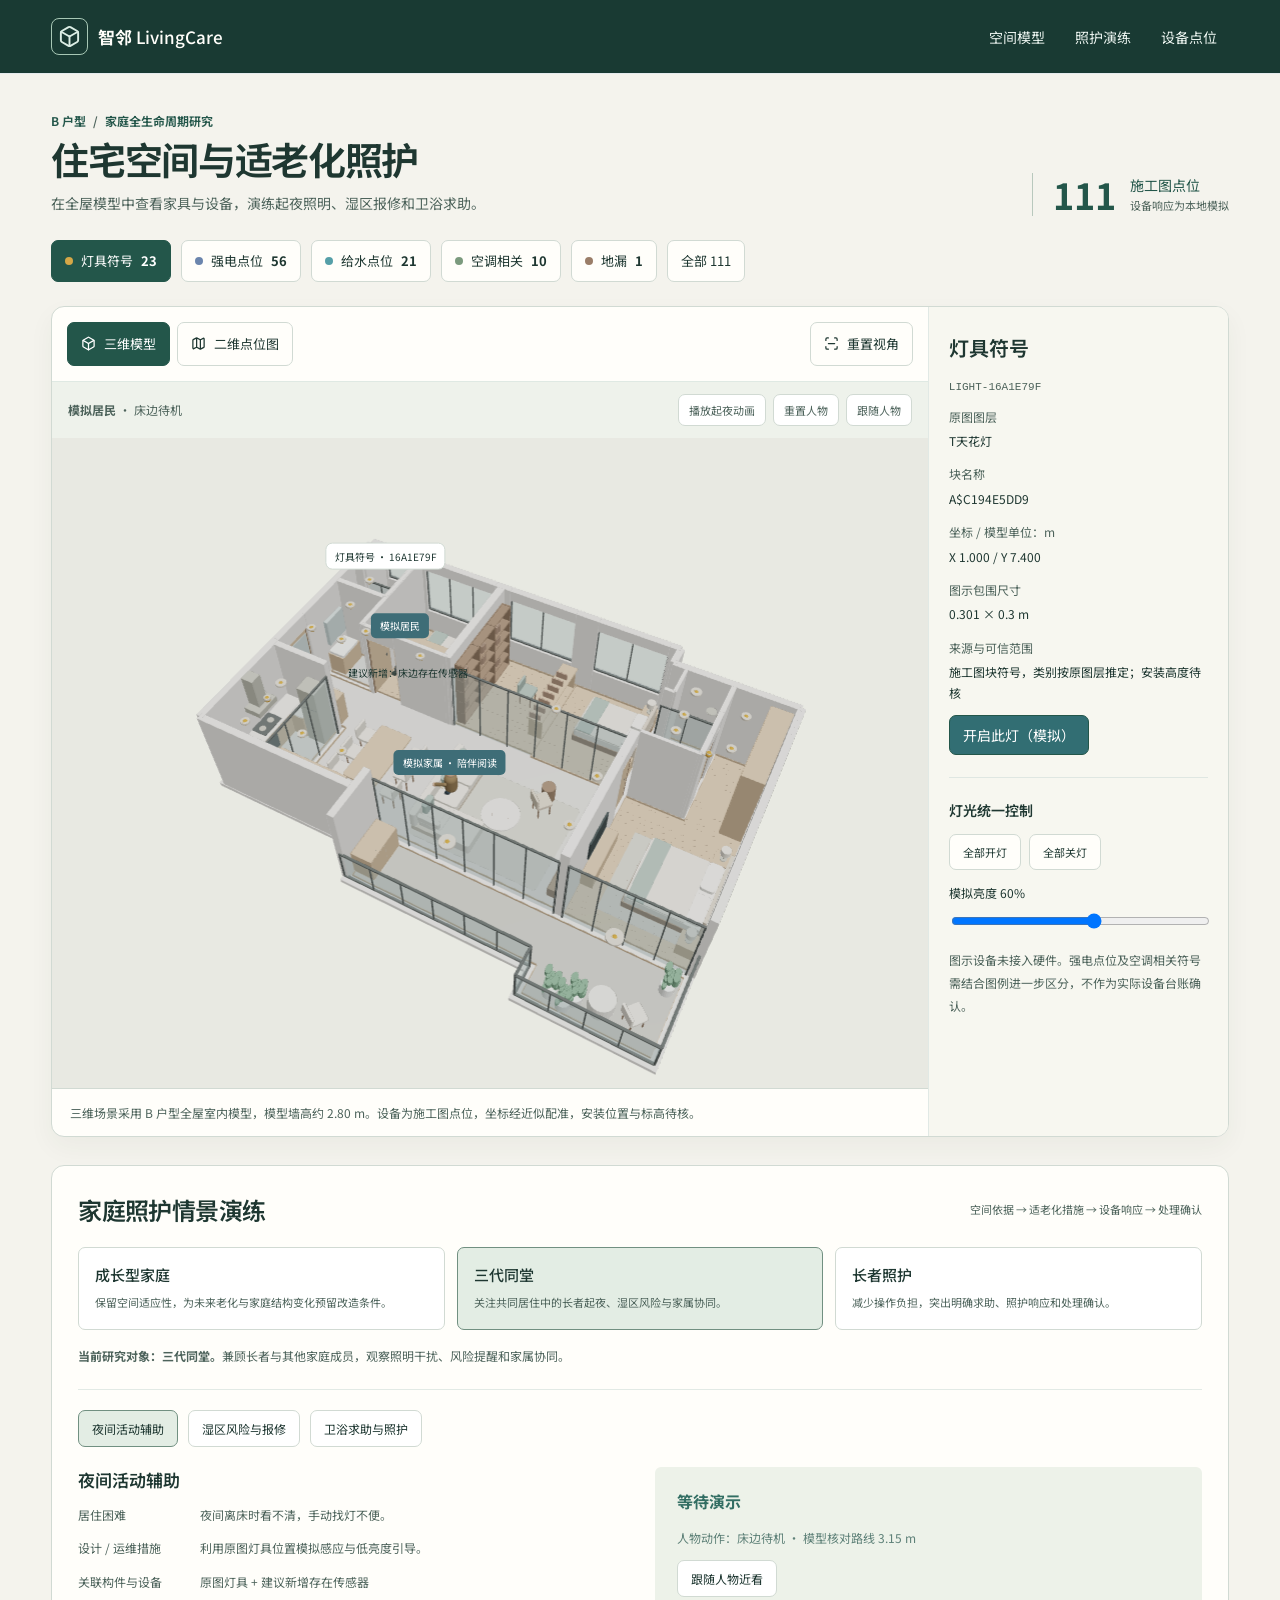
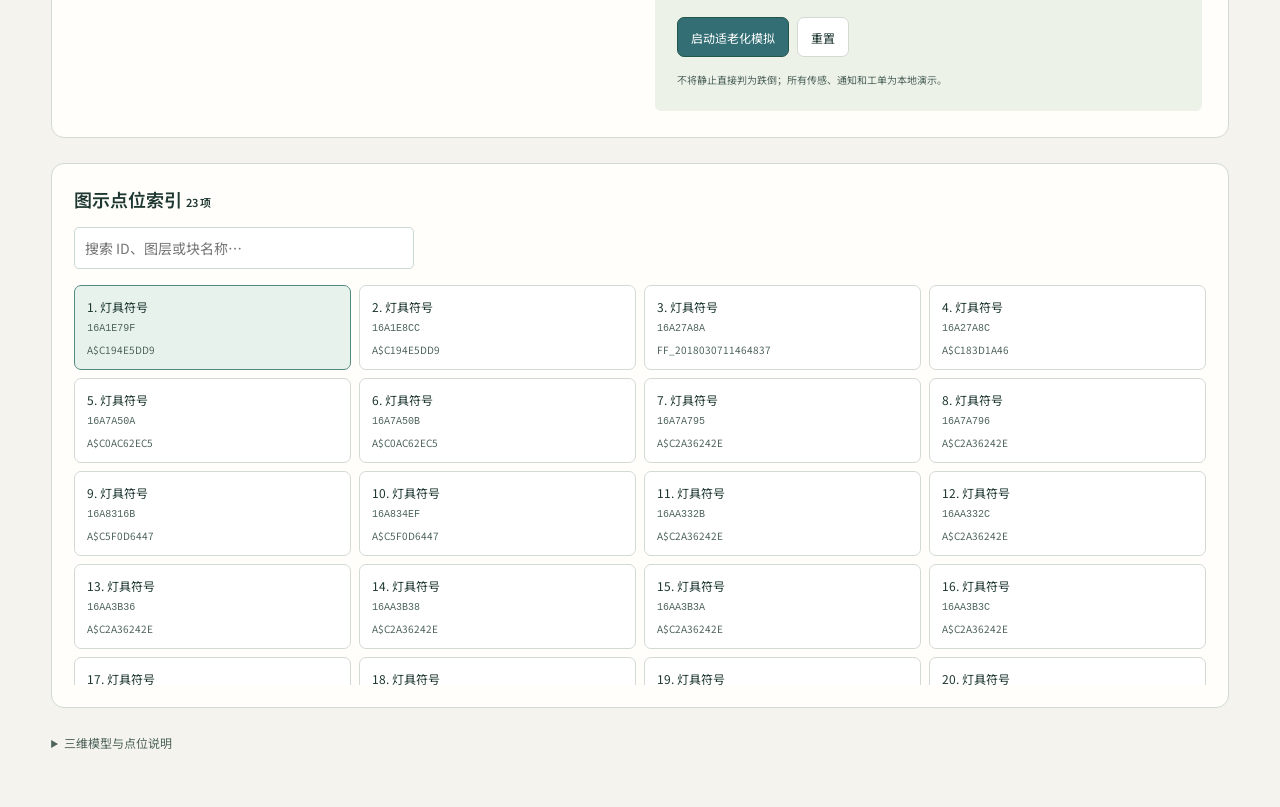
<file: index.html>
<!doctype html><html lang="zh-CN"><head><meta charset="UTF-8"/><meta name="viewport" content="width=device-width,initial-scale=1.0"/><meta name="theme-color" content="#326d70"/><title>智邻 LivingCare · 新B户型设备模型</title>  <script type="module" crossorigin src="./assets/index-CgjfBl6n.js"></script>
  <link rel="stylesheet" crossorigin href="./assets/index-XbZn2JnD.css">
</head><body><div id="root"></div></body></html>
</file>
<file: assets/index-XbZn2JnD.css>
@import"https://fonts.googleapis.com/css2?family=Noto+Sans+SC:wght@400;500;600;700&display=swap";:root{font-family:Noto Sans SC,Microsoft YaHei,sans-serif;color:#263f4c;background:#f2f5f6;font-synthesis:none;font-size:14px}*{box-sizing:border-box}body{margin:0}button,input,select,textarea{font:inherit}button,a,input,select,textarea{-webkit-tap-highlight-color:transparent}button{cursor:pointer;display:inline-flex;align-items:center;justify-content:center;gap:8px;border:1px solid #dce4e7;background:#fff;color:inherit;border-radius:7px;padding:9px 13px;transition:background .15s}button:hover{background:#eaf1f2}button:focus-visible,a:focus-visible,svg g[role=button]:focus-visible{outline:3px solid #dcae55;outline-offset:3px}a{color:inherit;text-decoration:none}h1,h2,h3,p{margin:0}h1{font-size:26px;font-weight:600;letter-spacing:-.7px}h2{font-size:18px;font-weight:600}h3{font-size:14px;font-weight:600}small{font-size:11px}button svg{flex-shrink:0}.app{min-height:100vh}.sidebar{width:228px;position:fixed;inset:0 auto 0 0;background:#152d42;color:#aebfc9;padding:30px 18px;display:flex;flex-direction:column;z-index:20}.brand{display:flex;align-items:center;gap:10px;color:#fff;font-size:20px;padding:0 8px}.brand b{font-size:14px;font-weight:500;letter-spacing:-.5px}.brand-icon{display:grid;place-items:center;width:39px;height:43px;background:#467d83;border-radius:12px 12px 12px 3px;color:#f0e4c8}.brand small{display:block;font-size:10px;letter-spacing:2px;color:#99b0be;margin-top:5px}.side-label{font-size:10px;letter-spacing:2px;margin:46px 15px 18px;color:#718d9f}nav{display:grid;gap:8px}nav button{border:0;background:none;color:#b4c4ce;justify-content:flex-start;padding:13px 15px;font-size:13px}nav button.selected{background:#2c4c60;color:#fff}nav button.selected:before{content:"";height:17px;width:3px;background:#a4c6bb;position:absolute;left:18px;border-radius:2px}nav button>svg:last-child:not(:first-child){margin-left:auto}nav button:hover{background:#244356}.sidebar-bottom{margin-top:auto;padding:35px 8px 0}.home-label{display:flex;gap:10px;align-items:center;font-size:12px;padding:20px 0;border-bottom:1px solid #304759}.home-label small{display:block;color:#89a0af;margin-top:6px}.elder-toggle{border:0;background:none;color:#cfdbdf;padding:22px 0;font-size:12px;gap:7px}.switch{width:27px;height:16px;border-radius:20px;background:#627686;padding:3px}.switch:before{content:"";display:block;width:10px;height:10px;border-radius:50%;background:#fff}.switch.on{background:#55988d}.switch.on:before{margin-left:11px}.sidebar-bottom>small{color:#6f8b9e;font-size:10px}.main-shell{margin-left:228px}header{height:74px;background:#fff;border-bottom:1px solid #e4eaed;display:flex;align-items:center;justify-content:space-between;padding:0 34px}.breadcrumb{display:flex;align-items:center;gap:13px;color:#84929a;font-size:12px}.breadcrumb strong{color:#344d5c;font-weight:500}.header-actions{display:flex;gap:17px;align-items:center}.header-actions select{border:0;background:#fff;color:#526875;font-size:12px}.demo-badge{color:#568079;font-size:11px;background:#edf4f1;border:1px solid #d4e5de;border-radius:4px;padding:4px 8px}.avatar{width:30px;height:30px;border-radius:50%;background:#e9eef1;display:grid;place-items:center;font-size:12px}main{max-width:1660px;margin:auto;padding:30px 34px 0}.page-title{display:flex;justify-content:space-between;align-items:center;margin-bottom:27px}.eyebrow{font-size:9px;letter-spacing:2px;font-weight:600;color:#7b959d;display:block;margin-bottom:9px}.page-title p{font-size:12px;color:#81929b;margin-top:10px}.page-title p span{margin:0 10px}.date-label{font-size:11px;color:#7d9096;display:flex;gap:7px;align-items:center}.status-dot,.dot{display:inline-block;width:6px;height:6px;border-radius:50%;background:#69a18c;flex-shrink:0}.metrics{display:grid;grid-template-columns:repeat(4,1fr);gap:16px;margin-bottom:23px}.metric{border:1px solid #e0e8eb;border-radius:9px;background:#fff;padding:18px 20px}.metric-top{display:flex;justify-content:space-between;align-items:center;color:#748994;font-size:12px}.metric-top svg{color:#7a969e}.metric>strong{display:block;font-size:31px;font-weight:600;letter-spacing:-1px;margin:10px 0}.metric>strong small{font-size:12px;letter-spacing:0;margin-left:7px;color:#8a9ba3;font-weight:400}.metric p{font-size:10px;color:#87979f;display:flex;align-items:center;gap:6px}.workspace{display:grid;grid-template-columns:minmax(0,1fr) 282px;gap:20px;margin-bottom:25px}.card{border:1px solid #e0e7ea;border-radius:10px;background:#fff;overflow:hidden}.space-heading{padding:20px 22px 17px;display:flex;align-items:center;justify-content:space-between;gap:12px}.space-heading h2{font-size:16px}.space-heading small{display:block;margin-top:7px;color:#92a0a8;font-size:10px}.badge{font-size:10px;border-radius:4px;background:#f0f4f5;color:#718892;padding:4px 7px;white-space:nowrap;font-weight:400}.space-heading .badge{margin-left:8px}.segmented{background:#f0f4f5;border-radius:6px;padding:3px;display:flex;flex-shrink:0}.segmented button{padding:6px 10px;font-size:11px;background:none;border:0}.segmented .active{background:#fff;box-shadow:0 1px 5px #17394615;color:#305e71}.space-tabs{border-top:1px solid #f0f3f4;display:flex;align-items:center;padding:0 22px;gap:22px;height:43px}.space-tabs button{border:0;padding:13px 0;border-radius:0;font-size:11px;color:#8a9ba3;background:none}.space-tabs button.active{color:#32666c;border-bottom:2px solid #548e8a}.space-tabs>span{margin-left:auto;font-size:8px;letter-spacing:2px;color:#9eabb2}.three-wrap,.plan-wrap{height:425px;position:relative;background:#edf1f2;overflow:hidden}.three-wrap canvas{touch-action:none}.floating-controls{position:absolute;bottom:17px;left:18px;display:flex;gap:7px}.floating-controls button{font-size:10px;box-shadow:0 2px 6px #1837410a;border:1px solid #d9e2e6;background:#ffffffed;padding:7px 10px}.room-tag{font-size:10px;background:#ffffffd9;border:1px solid #d5dfe1;padding:3px 8px;white-space:nowrap;box-shadow:0 3px 6px #23333d0a}.space-footer{display:flex;align-items:center;padding:15px 20px;gap:16px;font-size:9px;color:#84969f}.space-footer>span{display:flex;align-items:center;gap:5px}.green{background:#548f86}.amber{background:#d9a84f}.red{background:#c66a59}.space-footer small{display:flex;align-items:center;gap:5px;margin-left:auto;font-size:9px}.room-panel{padding:23px 21px}.section-heading{display:flex;justify-content:space-between;align-items:center;margin-bottom:18px;gap:12px}.section-heading>.eyebrow{margin:0}.room-panel>.section-heading{color:#8ea2aa;margin-bottom:17px}.room-panel>h2{font-size:23px;font-weight:500}.muted{color:#95a4ac;font-size:9px;letter-spacing:1px;margin-top:6px}.muted .badge{float:right;font-size:8px}.environment{display:grid;grid-template-columns:1fr 1fr;margin-top:24px;gap:15px}.environment>div{display:flex;flex-direction:column;align-items:flex-start;gap:8px;border-right:1px solid #edf0f1}.environment>div:last-child{border:0}.environment svg{color:#89a1a4}.environment strong{font-size:26px;font-weight:500}.environment strong small{font-size:11px;margin-left:4px;color:#9aa8ad}.environment span{font-size:10px;color:#8f9da5}.comfort{display:flex;gap:8px;align-items:center;background:#f1f7f3;padding:12px 10px;border-radius:6px;margin:20px 0 24px;color:#618e7b;font-size:11px}.comfort span{flex:1}.comfort small{display:block;font-size:8px;margin-top:3px;color:#8aa496}.room-panel h3 small{float:right;font-weight:400;color:#9aa9ae}.device-list{margin-top:10px}.device-list button{padding:10px 0;justify-content:flex-start;width:100%;border:0;border-radius:0;background:none;text-align:left;font-size:11px;gap:9px}.device-list button.chosen{background:#edf5f4}.device-list button>svg:last-child{margin-left:auto;color:#9daeb5}.device-icon{display:grid;place-items:center;background:#f0f5f5;color:#729895;width:31px;height:32px;border-radius:7px}.device-list small{display:block;font-size:8px;color:#94a3ab;margin-top:5px}.report-button{width:100%;margin-top:14px;font-size:11px;color:#557782;border-color:#d7e3e7}.care-note{display:flex;gap:8px;font-size:10px;line-height:1.7;color:#6b8e8c;border-top:1px solid #edf1f2;padding-top:17px;margin-top:19px}.care-note svg{flex-shrink:0}.care-note small{display:block;font-size:9px;color:#9aabb0;margin-top:4px}.device-detail{padding:10px;background:#f3f7f8;font-size:11px}.device-detail small{display:block;margin:6px 0;color:#7c929b}.device-detail button{font-size:11px;padding:5px 8px}.simulation{margin:28px 0}.simulation h2{font-size:17px}.sim-grid{display:grid;grid-template-columns:repeat(3,1fr);gap:16px}.sim-card{padding:20px 17px;justify-content:flex-start;text-align:left;border:1px solid #dfe7e9;background:#fff;gap:14px;border-radius:8px}.sim-card>svg:first-child{color:#648e91}.sim-card>svg:last-child{margin-left:auto;color:#93a6ad}.sim-card strong{font-size:12px;font-weight:500}.sim-card small{display:block;font-size:9px;color:#95a3ab;margin-top:7px}.sim-card.active{border-color:#73a09b;background:#edf5f3}.sim-progress{margin-top:13px;border:1px solid #dce8e5;padding:17px 20px;background:#f7faf8;border-radius:7px}.sim-progress>div:first-child{display:flex;align-items:center;gap:9px;font-size:12px}.sim-progress small{margin-left:auto;color:#92a6a5}.progress-track{display:flex;gap:6px;margin:15px 0}.progress-track i{height:3px;background:#e0e8e6;flex:1}.progress-track .filled{background:#739e91}.sim-actions{display:flex;gap:8px;align-items:center}.sim-actions button{font-size:11px;padding:6px 10px}.sim-actions>span{font-size:11px;color:#758e96}.primary{background:#326e73!important;border-color:#326e73;color:#fff}.primary:hover{background:#265c63!important}.tickets,.events,.lifestyle{padding:23px;margin-bottom:24px}.empty{padding:30px 10px;text-align:center;color:#8aa29f;font-size:13px}.empty svg{margin-bottom:9px}.empty p{margin-bottom:8px}.empty small{color:#9caeb3;font-size:11px}.ticket{border-top:1px solid #e8edef;padding:20px 0;display:flex;align-items:center;justify-content:space-between;gap:15px}.ticket h3{margin:8px 0}.ticket small{color:#8197a0;font-size:10px}.ticket span{font-size:11px;color:#83989e}.ticket button{font-size:11px}.ticket details{font-size:10px;margin-top:10px;color:#7e939c}.ticket details p{margin:6px 0}.event-row{display:flex;align-items:center;gap:15px;padding:18px 0;border-top:1px solid #e5ecef}.events>p{font-size:12px;color:#82979e;margin:12px 0 20px}.event-row>svg{color:#c7a364}.event-row strong{font-size:13px}.event-row small{display:block;color:#8a9fa7;margin-top:6px}.event-row .badge{margin-left:auto}.lifestyle button{margin:20px 10px 20px 0;padding:20px}.lifestyle p{font-size:12px;color:#8da1a8}.plan-wrap>svg{width:100%;height:100%;touch-action:none}.plan-wrap g[role=button]{cursor:pointer}.room-label{text-anchor:middle;font-size:.22px;fill:#57737f}.room-sub{text-anchor:middle;font-size:.13px;fill:#8b9b9f}.map-tools{position:absolute;right:15px;bottom:18px;display:grid;gap:5px}.map-tools button{padding:8px}.pulse{animation:pulse 1.2s infinite}@keyframes pulse{50%{opacity:.35}}footer{display:flex;align-items:center;gap:20px;padding:6px 0 25px;color:#9cabb2;font-size:10px}footer span{font-size:9px}footer small{margin-left:auto;font-size:9px}.cad{padding:30px;margin-bottom:25px}.cad>p{font-size:12px;color:#7d939c;margin:15px 0;line-height:1.9}.upload{border:1px dashed #9db8bd;background:#f5f9f9;display:flex;align-items:center;flex-direction:column;padding:35px;gap:16px;margin:25px 0;color:#60858a;cursor:pointer}.upload input{max-width:100%;font-size:12px}.cad-preview{width:100%;height:430px;background:#1c3447;margin:20px 0}.cad-settings{display:flex;gap:20px;align-items:center;margin:20px 0;font-size:12px}.cad-settings input{width:100px}.cad input,.cad select{padding:7px;border:1px solid #c9d7db;border-radius:4px}.layer-list{display:flex;gap:15px;flex-wrap:wrap;font-size:12px}.layer-list label{display:flex;gap:5px}.candidate{display:flex;gap:15px;margin:10px 0;font-size:12px;align-items:center}.candidate input{width:270px}.error{color:#b55e4b!important}.toast{position:fixed;bottom:30px;left:50%;transform:translate(-50%);z-index:50;background:#244e50;color:#fff;box-shadow:0 6px 25px #142b4130;padding:15px 23px;border-radius:8px;display:flex;gap:10px;align-items:center}.modal-backdrop{position:fixed;top:0;right:0;bottom:0;left:0;background:#0d223577;z-index:60;display:grid;place-items:center;padding:20px}.modal{background:#fff;border-radius:12px;width:440px;max-width:100%;padding:28px}.modal>p{margin:12px 0 25px;color:#80969e}.modal label{display:block;font-size:13px}.modal textarea{display:block;width:100%;min-height:120px;border:1px solid #c9d8dc;border-radius:5px;padding:12px;margin-top:10px;resize:vertical}.modal>div{display:flex;justify-content:flex-end;gap:10px;margin-top:22px}.elder{font-size:18px}.elder button{min-height:46px;font-size:16px}.elder p,.elder small,.elder .metric-top,.elder .device-list small,.elder .care-note{font-size:14px;color:#4d6976}.elder h2{font-size:22px}.elder .sidebar{width:255px}.elder .main-shell{margin-left:255px}.elder .workspace{grid-template-columns:minmax(0,1fr) 320px}.elder .sim-grid{grid-template-columns:1fr}.elder .sim-card strong{font-size:18px}.elder .room-tag{min-height:26px;font-size:14px}.elder .eyebrow{font-size:11px}.elder .space-tabs{height:auto}.elder .sidebar-bottom>small{color:#b9cbd2}.elder .brand small{color:#c3d3d9}.elder nav button{font-size:16px}@media(min-width:1500px){.three-wrap,.plan-wrap{height:480px}.workspace{grid-template-columns:minmax(0,1fr) 310px}.room-panel{padding:25px}}@media(max-width:1150px){.sidebar{width:190px;padding:25px 12px}.brand{padding:0;font-size:18px}.brand b{font-size:12px}.main-shell{margin-left:190px}main{padding:24px 20px 0}header{padding:0 20px}.metrics{gap:10px}.metric{padding:15px}.workspace{grid-template-columns:minmax(0,1fr) 245px;gap:12px}.room-panel{padding:18px 15px}.sim-card{padding:17px 12px;gap:9px}.sim-card small{line-height:1.7}.sim-card>svg:last-child{display:none}.date-label{display:none}.space-tabs{gap:16px}.space-tabs>span{display:none}.space-footer{gap:10px;padding:14px 12px}.space-footer small{font-size:8px}.elder .workspace{grid-template-columns:1fr}.elder .sidebar{width:220px}.elder .main-shell{margin-left:220px}}@media(max-width:850px){.sidebar{width:76px;padding:20px 10px}.brand{justify-content:center}.brand>span:last-child,.side-label,.sidebar-bottom{display:none}nav{margin-top:30px}nav button{font-size:0;justify-content:center;padding:15px}nav button>svg:last-child:not(:first-child){display:none}nav button.selected:before{left:10px}.main-shell{margin-left:76px}.workspace{grid-template-columns:1fr}.room-panel{display:block}.room-panel .environment{margin-top:15px;max-width:300px}.room-panel .device-list{display:flex;flex-wrap:wrap;gap:10px}.device-list button{width:auto}.care-note{margin-top:15px}.metrics{grid-template-columns:repeat(2,1fr)}.sim-grid{grid-template-columns:1fr}.sim-card>svg:last-child{display:block}.simulation .section-heading{align-items:flex-start}.simulation .section-heading>.badge{display:none}.elder .sidebar{width:76px}.elder .main-shell{margin-left:76px}.elder nav button{font-size:0}.elder .elder-toggle{display:none}footer{flex-wrap:wrap}footer small{margin-left:0}.cad-settings{flex-wrap:wrap}}@media(max-width:560px){.sidebar{position:sticky;top:0;width:100%;height:58px;padding:5px 8px;flex-direction:row;align-items:center;overflow-x:auto}.brand{display:none}nav{display:flex;margin:0;gap:3px}nav button{padding:12px}nav button.selected:before{display:none}.main-shell,.elder .main-shell{margin-left:0}.elder .sidebar{width:100%}header{height:55px;padding:0 15px}.header-actions{gap:9px}.breadcrumb{font-size:10px;gap:7px}main{padding:22px 13px 0}h1{font-size:21px;line-height:1.5}.page-title p{font-size:10px}.metric{padding:14px}.metric p{font-size:9px}.metric strong{font-size:27px}.space-heading{padding:16px 12px}.space-heading h2{font-size:14px}.space-heading small{font-size:9px}.segmented button{padding:6px}.three-wrap,.plan-wrap{height:340px}.space-footer small{display:none}.space-tabs{padding:0 13px}.floating-controls{left:10px;gap:5px}.floating-controls button{padding:7px}.ticket{align-items:flex-start;flex-direction:column}.cad{padding:20px}.cad-preview{height:300px}.upload{padding:20px}.upload small{line-height:1.8}.sim-actions{flex-wrap:wrap}.toast{width:90%;font-size:12px}.elder .room-panel{padding:20px}.elder h1{font-size:24px}.elder .segmented button{font-size:14px}.elder .space-heading{flex-wrap:wrap}.elder .metrics{grid-template-columns:1fr 1fr}.elder .metric p{font-size:12px}}@media(prefers-reduced-motion:reduce){*{animation:none!important;transition:none!important}}.new-home{min-height:100vh;background:#f2f5f3;color:#294953}.new-home header{display:flex;gap:24px;padding:0 5%;height:74px;background:#fff}.new-home header strong{font-size:18px;color:#326d70}.new-home header span{font-size:13px;color:#82979b}.new-home header small{margin-left:auto;color:#799695}.new-home main{max-width:1500px;padding:32px 4%;margin:auto}.new-home h1{font-size:28px}.new-intro{font-size:13px;color:#789299;margin-top:12px;line-height:1.8}.new-stats{display:flex;gap:10px;flex-wrap:wrap;margin:24px 0}.new-stats button{font-size:12px;min-height:42px}.new-stats i{width:8px;height:8px;border-radius:50%}.new-stats .active,.new-toolbar .active{background:#326d70;color:#fff}.new-layout{display:grid;grid-template-columns:minmax(0,1fr) 300px;border:1px solid #d7e2df;border-radius:10px;background:#fff;overflow:hidden}.new-toolbar{display:flex;justify-content:space-between;gap:10px;padding:15px}.new-toolbar>div{display:flex;gap:7px}.new-toolbar button{font-size:11px}.new-canvas{height:650px;background:#e8eeec;position:relative}.new-canvas svg{width:100%;height:100%}.new-canvas canvas{touch-action:none}.new-marker{white-space:nowrap;font-size:10px;padding:5px 8px}.new-note{padding:13px 18px;color:#8b9d9e;font-size:10px;line-height:1.8}.new-device{padding:26px 20px;border-left:1px solid #e1e9e5}.new-device h2{font-size:20px;margin-bottom:12px}.new-device code{font-size:11px;color:#8fa09c;word-break:break-all}.new-device dl{font-size:12px;line-height:1.7}.new-device dt{color:#91a39f;margin-top:13px}.new-device dd{margin:4px 0;word-break:break-all}.new-device hr{border:0;border-top:1px solid #dfe7e2;margin:22px 0}.new-light-buttons{display:flex;gap:8px;margin:14px 0}.new-light-buttons button{font-size:11px}.new-device label{display:block;font-size:12px}.new-device input{width:100%;margin-top:12px}.new-device p{font-size:11px;line-height:1.9;color:#8c9b95;margin-top:17px}.new-register{margin-top:25px}.new-register h2{font-size:18px;margin-bottom:15px}.new-register input{padding:10px;border:1px solid #c9d9d2;border-radius:5px;width:340px;max-width:100%}.new-list{display:grid;grid-template-columns:repeat(4,1fr);gap:8px;margin-top:16px;max-height:400px;overflow:auto}.new-list button{display:flex;flex-direction:column;align-items:flex-start;font-size:12px;padding:12px;text-align:left}.new-list button.selected{border-color:#548b80;background:#e7f2ed}.new-list code,.new-list small{font-size:10px;color:#8a9c98;word-break:break-all}.new-home details{margin-top:24px;font-size:12px;color:#839a96;line-height:1.9}.new-home details p{margin-top:12px}@media(max-width:950px){.new-layout{grid-template-columns:1fr}.new-device{border-left:0;border-top:1px solid #dde6e0}.new-canvas{height:530px}.new-list{grid-template-columns:repeat(2,1fr)}.new-home header span{display:none}}@media(max-width:500px){.new-toolbar{flex-wrap:wrap}.new-canvas{height:420px}.new-home main{padding:25px 12px}.new-home h1{font-size:24px}.new-list{grid-template-columns:1fr 1fr}.new-home header{padding:0 15px;gap:8px}.new-home header small{font-size:9px}}.research-panel{padding:26px;background:#fff;border:1px solid #dbe5df;border-radius:10px;margin-bottom:28px}.research-heading{display:flex;justify-content:space-between;align-items:center;gap:22px}.research-heading span{font-size:11px;color:#78928c}.research-heading h1{font-size:23px;line-height:1.7;margin:7px 0;color:#284f57}.research-heading>small{max-width:170px;line-height:1.9;color:#8a9f97;font-size:11px}.research-stages{display:grid;grid-template-columns:repeat(3,1fr);gap:12px;margin-top:20px}.research-stages button{display:flex;flex-direction:column;align-items:flex-start;text-align:left;padding:16px;gap:8px}.research-stages strong{font-size:15px;font-weight:500}.research-stages small{font-size:11px;line-height:1.8;color:#81988f}.research-stages .chosen,.research-scenarios .chosen{background:#e9f3ed;border-color:#72998c}.research-focus{font-size:12px;color:#78938a;line-height:1.9;margin:15px 0 21px}.research-scenarios{display:flex;gap:10px;flex-wrap:wrap;border-top:1px solid #e2eae5;padding-top:20px}.research-scenarios button{font-size:12px}.research-flow{display:grid;grid-template-columns:1fr 1fr;gap:30px;margin-top:20px}.research-flow h2{font-size:17px}.research-flow dl{display:grid;grid-template-columns:110px 1fr;gap:12px;font-size:12px;line-height:1.8}.research-flow dt{color:#8b9e96}.research-flow dd{margin:0;color:#527269}.research-response{background:#f3f7f4;padding:22px;border-radius:6px;align-self:start}.research-response>strong{font-size:16px;color:#326e63}.research-actions{display:flex;flex-wrap:wrap;gap:8px;margin-top:20px}.research-actions button{font-size:12px;min-height:40px}.research-actions button:disabled{opacity:.45;cursor:default}.research-response p{font-size:10px;line-height:1.8;color:#8c9e95;margin-top:14px}@media(max-width:760px){.research-panel{padding:18px}.research-heading{display:block}.research-heading>small{display:block;max-width:none}.research-heading h1{font-size:20px}.research-stages{grid-template-columns:1fr}.research-stages button{padding:13px}.research-flow{grid-template-columns:1fr;gap:15px}.research-flow dl{grid-template-columns:85px 1fr}.research-scenarios button{flex:1;min-width:90px}}.resident-label{display:block;padding:5px 9px;background:#3e6d77;color:#fff;white-space:nowrap;border-radius:5px;font-size:10px}.resident-follow{font-size:12px;margin-top:12px}.resident-toolbar{display:flex;gap:12px;justify-content:space-between;align-items:center;background:#edf4ef;padding:12px 16px;color:#60827b;font-size:12px;border-top:1px solid #dfe9e3}.resident-toolbar>div{display:flex;gap:7px}.resident-toolbar button{font-size:11px;padding:7px 10px}.resident-status{font-size:12px!important;color:#5e8178!important}@media(max-width:760px){.resident-toolbar{align-items:flex-start;flex-direction:column}.resident-toolbar>div{flex-wrap:wrap}.resident-toolbar button{min-height:40px}}.new-canvas.model-scroll,.new-canvas.model-scroll>div,.new-canvas.model-scroll canvas{touch-action:pan-y!important}.model-touch-tools{display:flex;gap:8px;padding:0 12px}.model-touch-tools button{min-height:44px;padding:8px 12px;font-size:14px}.model-touch-tools button:disabled{opacity:.55}.model-touch-tools .model-touch-toggle{flex:1;justify-content:center;border-color:#326d70;background:#326d70;color:#fff}.model-touch-tip{min-height:34px;padding:7px 12px;color:#456168;font-size:12px}@media(max-width:760px){.new-home main{display:flex;flex-direction:column}.new-home .research-panel{order:1;margin:22px 0 0}.new-home .new-register{order:2}.new-home main>details{order:3}.new-model{display:flex;flex-direction:column;min-width:0}.new-model .resident-toolbar{order:1}.new-model .new-note{order:2}.new-toolbar{padding:12px}.new-toolbar button,.resident-toolbar button{min-height:44px;font-size:12px}.new-canvas{height:clamp(280px,48svh,400px)}.new-canvas.model-plan{height:clamp(250px,42svh,370px)}.new-stats{margin:14px 0;gap:6px}.new-stats button{min-height:44px;padding:6px 9px}}.model-loading{white-space:nowrap;color:#456168;font-size:14px}@media(max-width:760px){.new-home header{height:56px}.new-home main{padding-top:18px}.new-home main>h2{font-size:19px}.new-home .new-intro{margin-top:6px;color:#456168}.new-stats{flex-wrap:nowrap;overflow-x:auto;padding-bottom:4px}.new-stats button{flex:0 0 auto;white-space:nowrap}}.new-home{--lc-ink: #1e3731;--lc-muted: #4d635b;--lc-accent: #23564a;--lc-line: #d1dad3;--lc-surface: #fffefa;background:#f4f3ed;color:var(--lc-ink)}.new-home .lc-header{min-height:70px;padding-inline:max(4%,calc((100% - 1380px)/2));align-items:center;justify-content:space-between;background:#193a33;color:#fffefa}.lc-brand{display:inline-flex;align-items:center;gap:10px;white-space:nowrap}.new-home .lc-brand strong{color:inherit;font-size:17px}.lc-brand b{font-weight:500}.new-home .lc-brand-mark{display:grid;width:37px;height:37px;place-items:center;border:1px solid #a7c7b5;border-radius:8px;color:#dceee5}.new-home .lc-header nav{display:flex;align-items:center;gap:6px}.lc-header nav a{padding:12px;border-radius:6px;color:#edf5f1}.lc-header nav a:hover{background:#30574d}.lc-skip{position:fixed;top:8px;left:8px;z-index:10;transform:translateY(-150%);padding:12px 16px;background:var(--lc-surface);border-radius:5px}.lc-skip:focus{transform:none}.new-home main{padding-top:38px;padding-bottom:52px}.lc-intro{display:flex;align-items:end;justify-content:space-between;gap:24px}.lc-context{color:var(--lc-accent);font-weight:650;font-size:12px}.lc-context span{margin-inline:4px;color:var(--lc-muted)}.new-home .lc-intro h1{margin-top:6px;font-size:38px;line-height:1.25;font-weight:650;letter-spacing:-.035em;text-wrap:balance}.new-home .new-intro{margin-top:8px;color:var(--lc-muted);font-size:14px}.lc-summary{display:flex;align-items:center;gap:14px;border-left:1px solid #b8c8bd;padding-left:20px;color:var(--lc-accent);white-space:nowrap}.lc-summary strong{font-size:36px;font-variant-numeric:tabular-nums;line-height:1.2}.lc-summary small{display:block;color:var(--lc-muted);margin-top:2px}.new-home button{border-color:var(--lc-line)}.new-home button:not(:disabled):hover{border-color:#7ca08f}.new-home button:focus-visible,.new-home a:focus-visible,.new-home input:focus-visible{outline:3px solid #ae792b;outline-offset:3px}.new-home .new-layout,.new-home .research-panel,.new-home .new-register{background:var(--lc-surface);border:1px solid var(--lc-line);border-radius:13px}.new-home .new-layout{box-shadow:0 10px 26px #233a2f0c}.new-home .new-model,.new-home .new-register,.new-home .research-panel{scroll-margin-top:16px}.new-home .new-canvas{background:#e8e9e2}.new-home .new-stats button{background:var(--lc-surface);font-size:13px}.new-home .new-stats button.active,.new-home .new-toolbar button.active,.new-home .model-touch-toggle,.new-home button.primary{background:var(--lc-accent);color:#fff;border-color:var(--lc-accent)}.new-home .new-toolbar button{font-size:13px;min-height:44px}.new-home .new-toolbar button:not(.active),.new-home .new-device button:not(.primary){background:var(--lc-surface)}.new-home .new-device{background:#f7f7f0}.new-home .new-device dt,.new-home .new-device code,.new-home .new-device p,.new-home .new-note,.new-home .new-list small,.new-home .new-list code,.new-home details{color:var(--lc-muted)}.new-home .new-note,.new-home .new-device p{font-size:12px}.new-home .new-note{border-top:1px solid var(--lc-line)}.new-home .resident-toolbar{background:#eef2eb;color:var(--lc-muted)}.new-home .research-panel{margin:28px 0 0}.new-home .research-heading h2{font-size:24px;letter-spacing:-.025em}.new-home .research-heading>small{max-width:none}.new-home .research-heading>small,.new-home .research-stages small,.new-home .research-focus,.new-home .research-flow dt,.new-home .research-flow dd,.new-home .research-response p{color:var(--lc-muted)}.new-home .research-flow h3{font-size:17px}.new-home .research-stages .chosen,.new-home .research-scenarios .chosen{background:#e3ede4;border-color:#719081}.new-home .research-response{background:#edf2e9}.new-home .new-register{padding:22px}.new-home details a{color:var(--lc-accent);text-decoration:underline}@media(max-width:760px){.new-home .lc-header{min-height:56px;flex-wrap:wrap;height:auto;padding:8px 12px;gap:4px}.new-home .lc-header nav{gap:1px}.lc-header nav a{padding:11px 5px;min-height:44px;font-size:12px}.new-home .lc-brand strong{font-size:15px}.new-home .lc-brand-mark{width:28px;height:28px}.lc-brand-mark svg{width:17px}.lc-brand{gap:6px}.new-home main{padding-top:18px}.new-home .lc-intro h1{font-size:25px}.new-home .new-intro{font-size:13px;margin-top:5px}.lc-summary{display:none}.new-home .new-toolbar button{gap:5px;padding-inline:8px;font-size:12px}.new-home .new-toolbar button svg{width:13px}.new-home .research-heading h2{font-size:21px}.new-home .new-register{padding:15px}}@media(prefers-reduced-motion:reduce){.new-home button{transition:none}}
</file>
